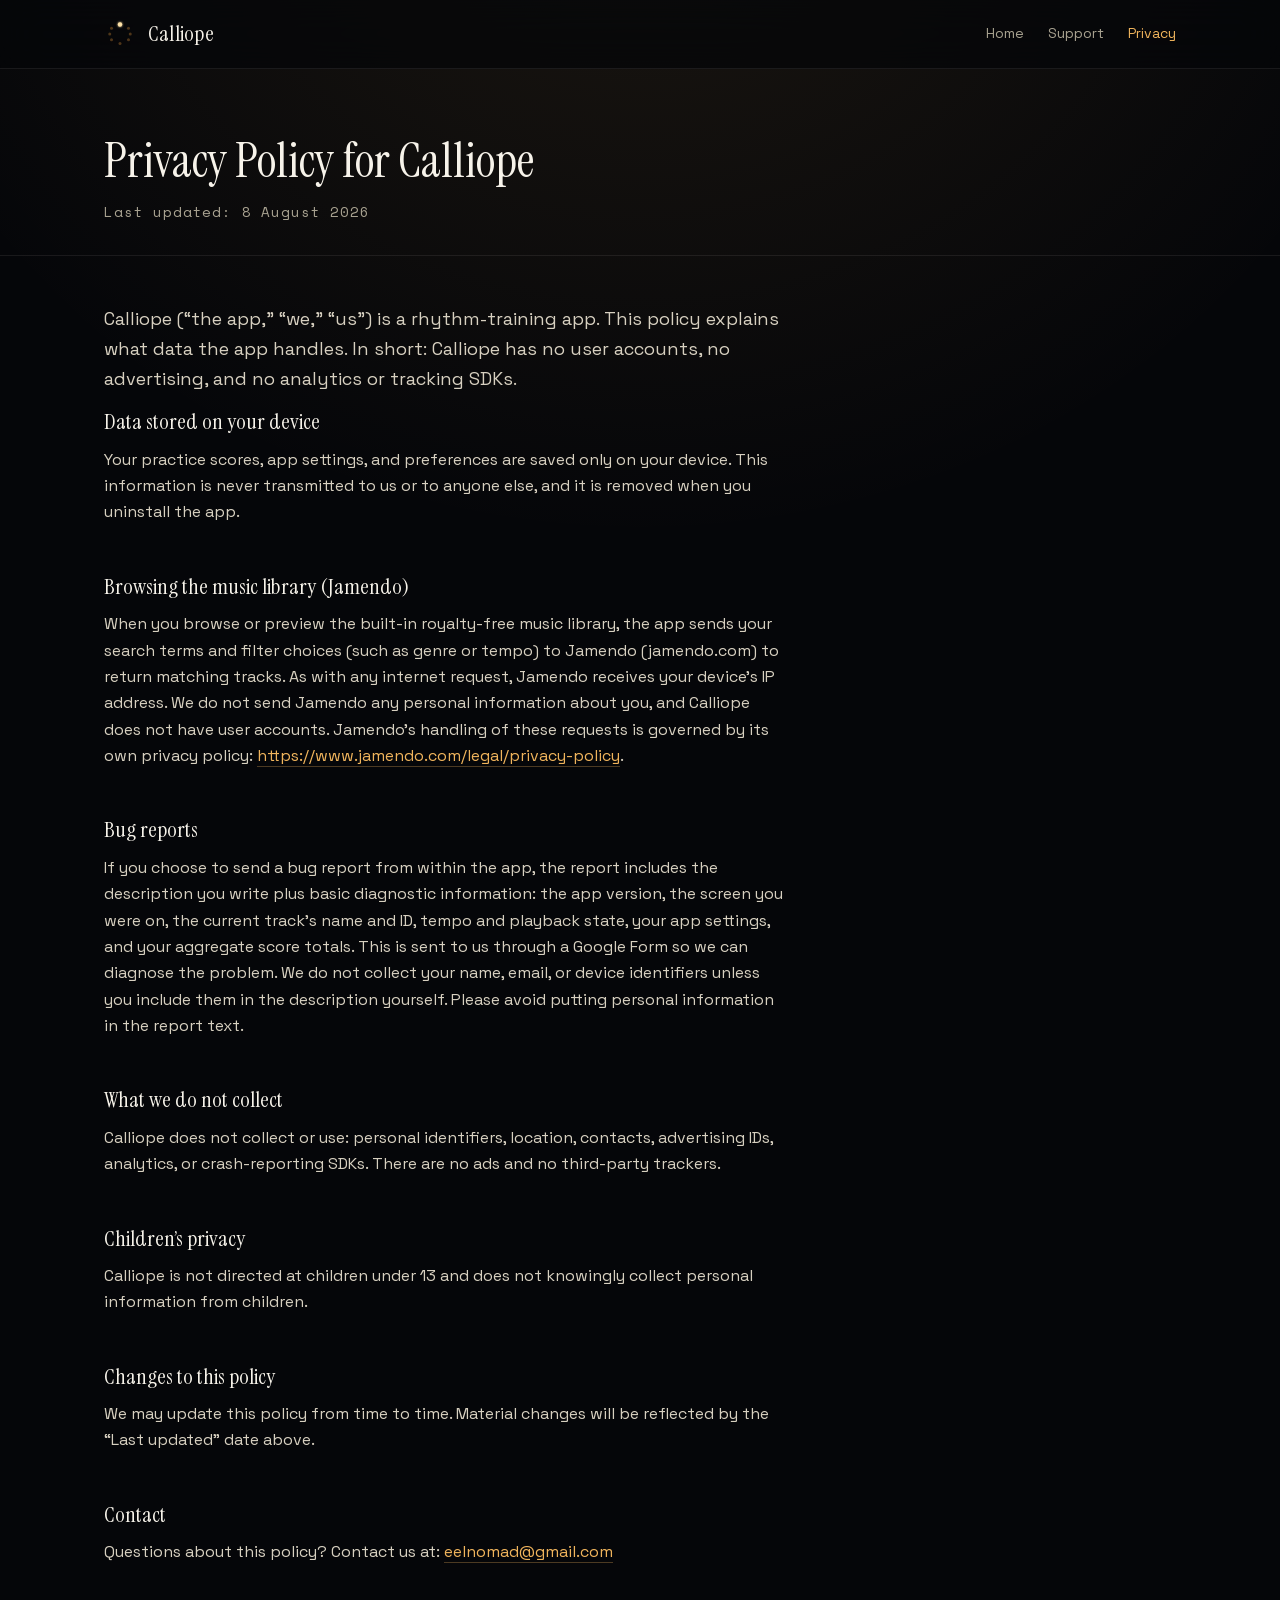
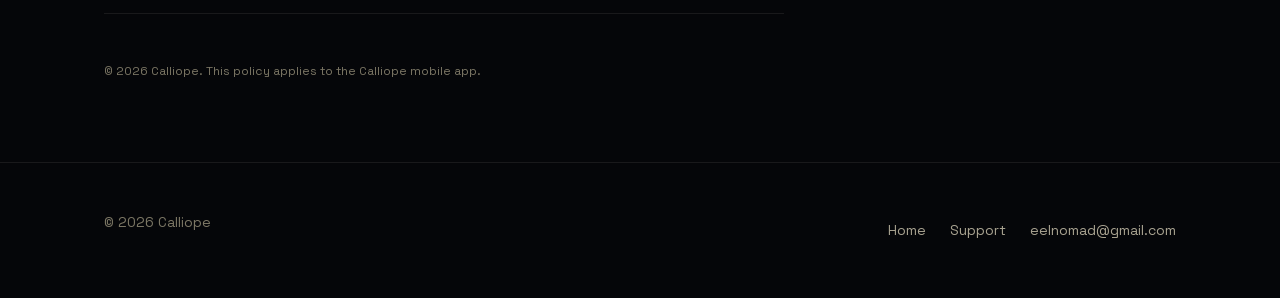
<file: privacy.html>
<!DOCTYPE html>
<html lang="en">
<head>
<meta charset="utf-8">
<meta name="viewport" content="width=device-width, initial-scale=1">
<meta name="robots" content="index, follow">
<title>Privacy Policy — Calliope</title>
<meta name="description" content="Calliope's privacy policy. No accounts, no ads, no analytics or tracking SDKs. Practice scores and settings stay on your device.">
<meta name="theme-color" content="#050609">
<link rel="canonical" href="https://eelnomad.github.io/calliope-site/privacy.html">

<meta property="og:type" content="article">
<meta property="og:site_name" content="Calliope">
<meta property="og:title" content="Privacy Policy — Calliope">
<meta property="og:description" content="No accounts, no ads, no analytics or tracking SDKs. Practice scores and settings stay on your device.">
<meta property="og:image" content="https://eelnomad.github.io/calliope-site/assets/og-image.png">
<meta property="og:url" content="https://eelnomad.github.io/calliope-site/privacy.html">
<meta name="twitter:card" content="summary_large_image">
<meta name="twitter:title" content="Privacy Policy — Calliope">
<meta name="twitter:description" content="No accounts, no ads, no analytics or tracking SDKs. Practice scores and settings stay on your device.">
<meta name="twitter:image" content="https://eelnomad.github.io/calliope-site/assets/og-image.png">

<link rel="icon" href="assets/favicon.png" type="image/png">
<link rel="apple-touch-icon" href="assets/favicon.png">
<link rel="stylesheet" href="assets/css/tokens.css">
<link rel="stylesheet" href="assets/css/fonts.css">
<link rel="stylesheet" href="assets/css/site.css">
</head>
<body>

<a class="skip-link" href="#main">Skip to content</a>

<header class="site-header">
  <div class="wrap">
    <a class="brand" href="index.html">
      <img src="assets/calliope-mark.svg" alt="" width="32" height="32">
      <span class="brand-name">Calliope</span>
    </a>
    <nav class="site-nav" aria-label="Primary">
      <a href="index.html">Home</a>
      <a href="support.html">Support</a>
      <a href="privacy.html" aria-current="page">Privacy</a>
    </nav>
  </div>
</header>

<div class="page-head">
  <div class="wrap">
    <h1>Privacy Policy for Calliope</h1>
    <p class="updated">Last updated: 8 August 2026</p>
  </div>
</div>

<main id="main">
  <div class="wrap">
    <article class="prose">

      <p class="lead">
        Calliope (&ldquo;the app,&rdquo; &ldquo;we,&rdquo; &ldquo;us&rdquo;) is a rhythm-training app.
        This policy explains what data the app handles. In short: Calliope has no user accounts,
        no advertising, and no analytics or tracking SDKs.
      </p>

      <h2>Data stored on your device</h2>
      <p>
        Your practice scores, app settings, and preferences are saved only on your device. This
        information is never transmitted to us or to anyone else, and it is removed when you
        uninstall the app.
      </p>

      <h2>Browsing the music library (Jamendo)</h2>
      <p>
        When you browse or preview the built-in royalty-free music library, the app sends your search
        terms and filter choices (such as genre or tempo) to Jamendo (jamendo.com) to return matching
        tracks. As with any internet request, Jamendo receives your device&rsquo;s IP address. We do not
        send Jamendo any personal information about you, and Calliope does not have user accounts.
        Jamendo&rsquo;s handling of these requests is governed by its own privacy policy:
        <a href="https://www.jamendo.com/legal/privacy-policy">https://www.jamendo.com/legal/privacy-policy</a>.
      </p>

      <h2>Bug reports</h2>
      <p>
        If you choose to send a bug report from within the app, the report includes the description you
        write plus basic diagnostic information: the app version, the screen you were on, the current
        track&rsquo;s name and ID, tempo and playback state, your app settings, and your aggregate score
        totals. This is sent to us through a Google Form so we can diagnose the problem. We do not
        collect your name, email, or device identifiers unless you include them in the description
        yourself. Please avoid putting personal information in the report text.
      </p>

      <h2>What we do not collect</h2>
      <p>
        Calliope does not collect or use: personal identifiers, location, contacts, advertising IDs,
        analytics, or crash-reporting SDKs. There are no ads and no third-party trackers.
      </p>

      <h2>Children&rsquo;s privacy</h2>
      <p>
        Calliope is not directed at children under 13 and does not knowingly collect personal
        information from children.
      </p>

      <h2>Changes to this policy</h2>
      <p>
        We may update this policy from time to time. Material changes will be reflected by the
        &ldquo;Last updated&rdquo; date above.
      </p>

      <h2>Contact</h2>
      <p>
        Questions about this policy? Contact us at:
        <a href="mailto:eelnomad@gmail.com">eelnomad@gmail.com</a>
      </p>

      <hr>
      <p class="fine">
        &copy; 2026 Calliope. This policy applies to the Calliope mobile app.
      </p>

    </article>
  </div>
</main>

<footer class="site-footer">
  <div class="wrap">
    <p>&copy; 2026 Calliope</p>
    <nav class="footer-links" aria-label="Footer">
      <a href="index.html">Home</a>
      <a href="support.html">Support</a>
      <a href="mailto:eelnomad@gmail.com">eelnomad@gmail.com</a>
    </nav>
  </div>
</footer>

</body>
</html>
</file>
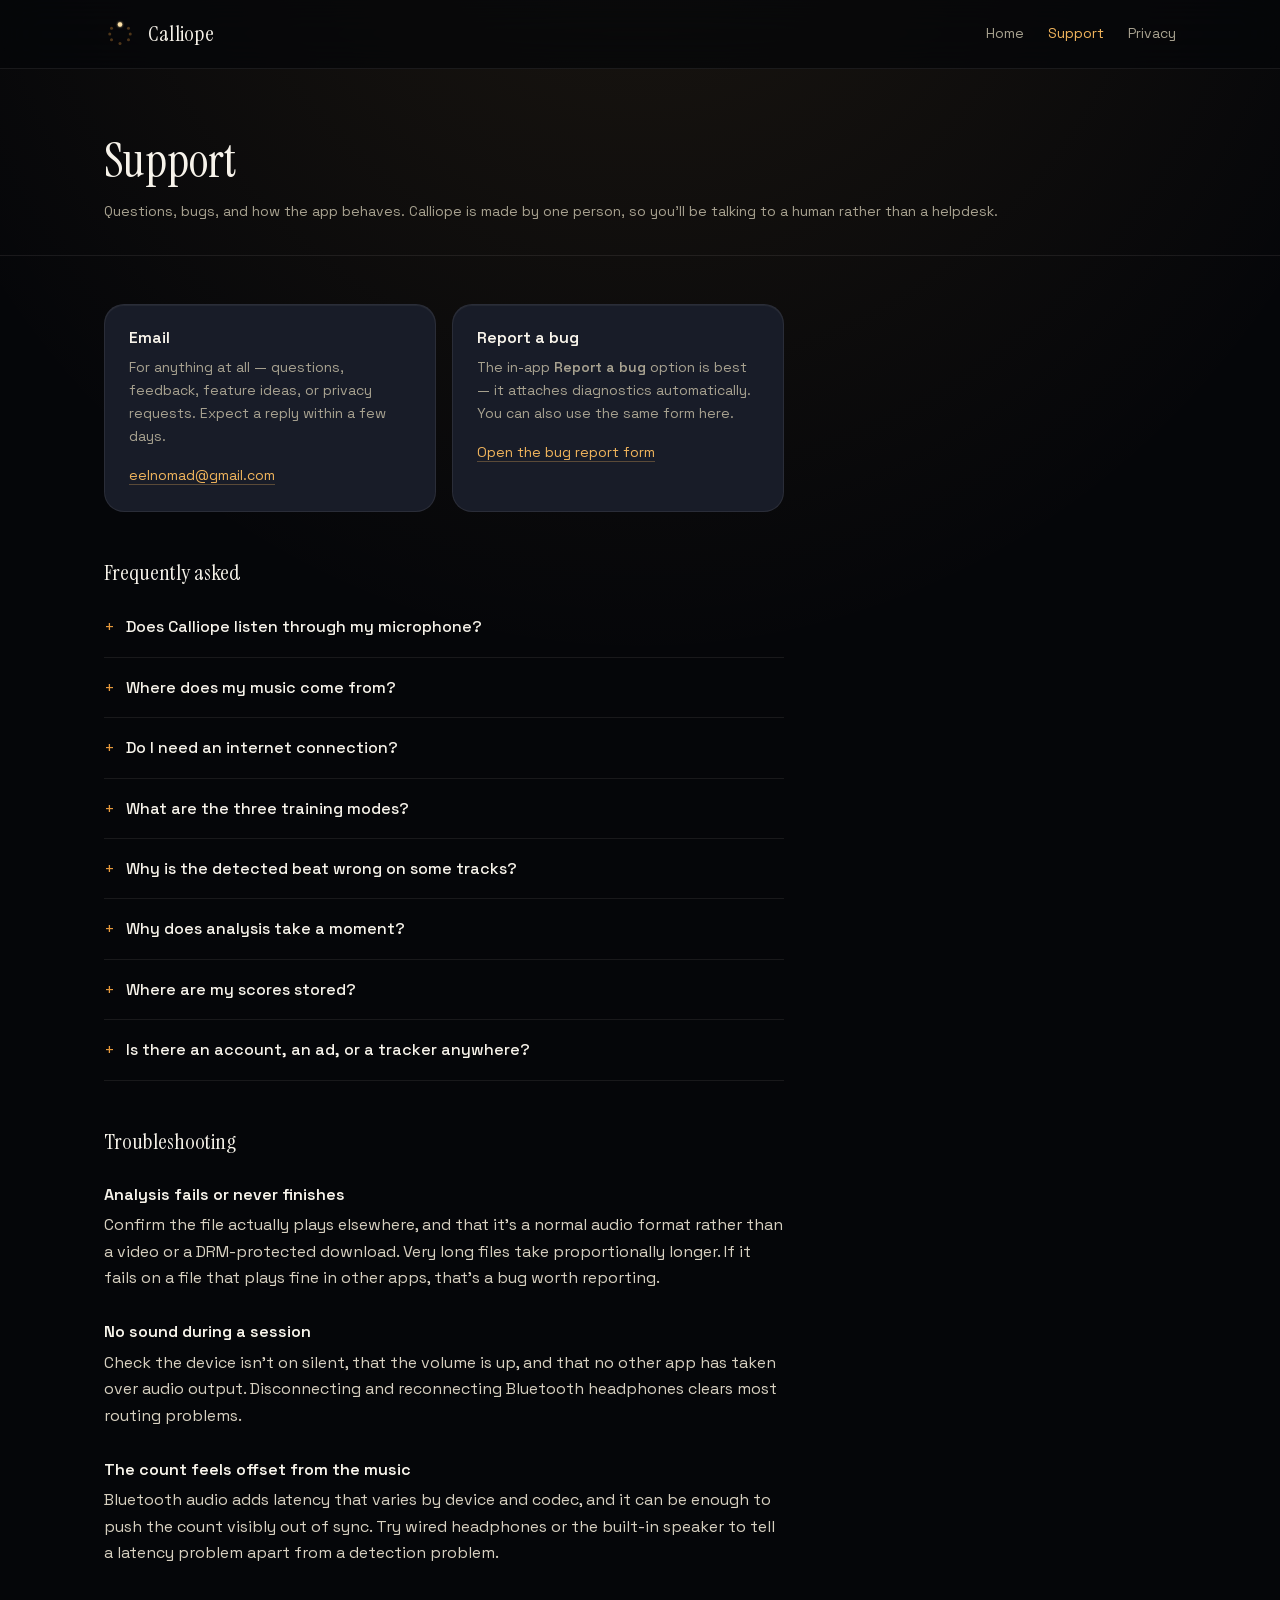
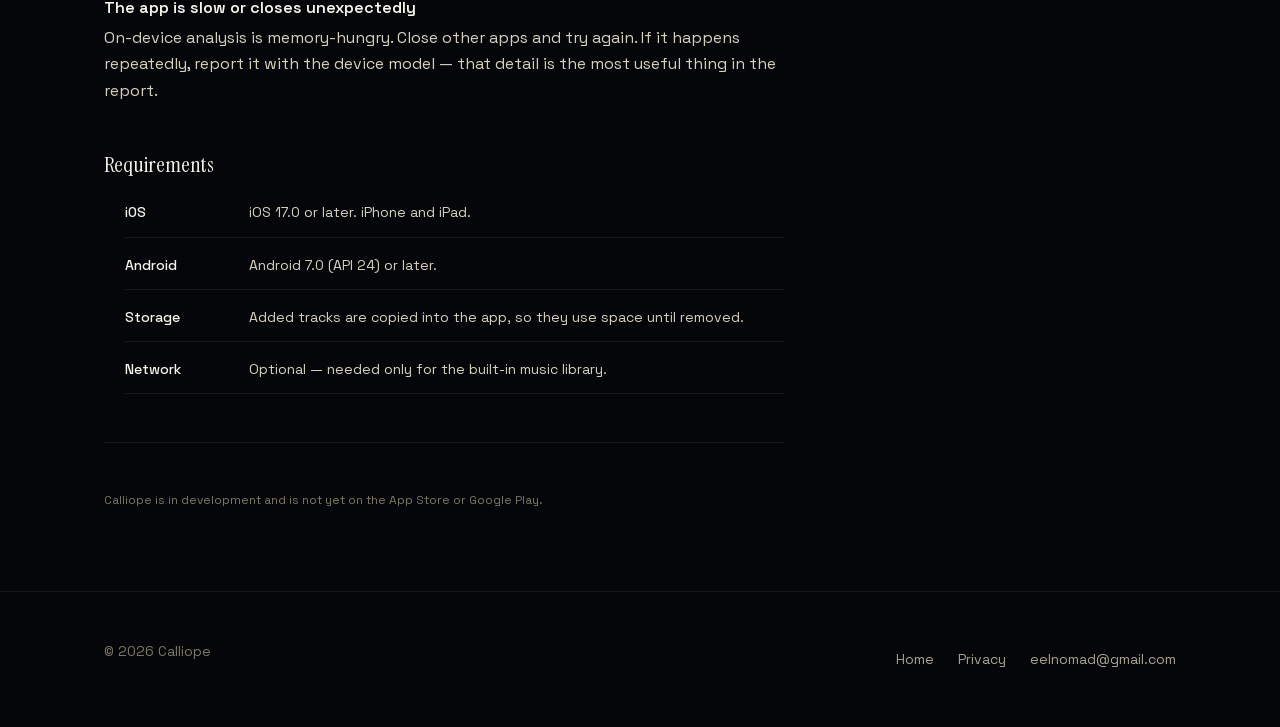
<file: support.html>
<!DOCTYPE html>
<html lang="en">
<head>
<meta charset="utf-8">
<meta name="viewport" content="width=device-width, initial-scale=1">
<meta name="robots" content="index, follow">
<title>Support — Calliope</title>
<meta name="description" content="Help, troubleshooting and contact details for Calliope, the on-device rhythm trainer for dancers. Report a bug or email us directly.">
<meta name="theme-color" content="#050609">
<link rel="canonical" href="https://eelnomad.github.io/calliope-site/support.html">

<meta property="og:type" content="article">
<meta property="og:site_name" content="Calliope">
<meta property="og:title" content="Support — Calliope">
<meta property="og:description" content="Help, troubleshooting and contact details for Calliope, the on-device rhythm trainer for dancers.">
<meta property="og:image" content="https://eelnomad.github.io/calliope-site/assets/og-image.png">
<meta property="og:url" content="https://eelnomad.github.io/calliope-site/support.html">
<meta name="twitter:card" content="summary_large_image">
<meta name="twitter:title" content="Support — Calliope">
<meta name="twitter:description" content="Help, troubleshooting and contact details for Calliope, the on-device rhythm trainer for dancers.">
<meta name="twitter:image" content="https://eelnomad.github.io/calliope-site/assets/og-image.png">

<link rel="icon" href="assets/favicon.png" type="image/png">
<link rel="apple-touch-icon" href="assets/favicon.png">
<link rel="stylesheet" href="assets/css/tokens.css">
<link rel="stylesheet" href="assets/css/fonts.css">
<link rel="stylesheet" href="assets/css/site.css">
</head>
<body>

<a class="skip-link" href="#main">Skip to content</a>

<header class="site-header">
  <div class="wrap">
    <a class="brand" href="index.html">
      <img src="assets/calliope-mark.svg" alt="" width="32" height="32">
      <span class="brand-name">Calliope</span>
    </a>
    <nav class="site-nav" aria-label="Primary">
      <a href="index.html">Home</a>
      <a href="support.html" aria-current="page">Support</a>
      <a href="privacy.html">Privacy</a>
    </nav>
  </div>
</header>

<div class="page-head">
  <div class="wrap">
    <h1>Support</h1>
    <p class="sub">Questions, bugs, and how the app behaves. Calliope is made by one person, so
      you'll be talking to a human rather than a helpdesk.</p>
  </div>
</div>

<main id="main">
  <div class="wrap">
    <article class="prose">

      <div class="contact-methods">
        <section class="contact-method">
          <h2>Email</h2>
          <p>
            For anything at all — questions, feedback, feature ideas, or privacy requests.
            Expect a reply within a few days.
          </p>
          <p><a href="mailto:eelnomad@gmail.com?subject=Calliope%20support">eelnomad@gmail.com</a></p>
        </section>

        <section class="contact-method">
          <h2>Report a bug</h2>
          <p>
            The in-app <b>Report a bug</b> option is best — it attaches diagnostics automatically.
            You can also use the same form here.
          </p>
          <p>
            <a href="https://docs.google.com/forms/d/e/1FAIpQLSfz2tw3pTjhSlSCIlRuPJY_2tVXc_lfW6S9yQ45s0Wkl6figQ/viewform">
              Open the bug report form
            </a>
          </p>
        </section>
      </div>

      <h2>Frequently asked</h2>

      <div class="faq">

        <details>
          <summary>Does Calliope listen through my microphone?</summary>
          <p>
            No. Calliope never requests or uses microphone access — the app is built with
            recording explicitly disabled. It analyzes an audio file you have chosen, not sound
            in the room.
          </p>
        </details>

        <details>
          <summary>Where does my music come from?</summary>
          <p>
            Two places, and they behave identically once added. You can add audio files from your
            phone or from Drive with the <b>+</b> button, or search the built-in library of freely
            licensed music. Added tracks are copied into the app's own storage so they keep
            working offline and after a restart.
          </p>
        </details>

        <details>
          <summary>Do I need an internet connection?</summary>
          <p>
            Not for the part that matters. Beat detection runs entirely on your device, so
            analysis and training work offline. You only need a connection to browse and pull in
            tracks from the built-in free music library.
          </p>
        </details>

        <details>
          <summary>What are the three training modes?</summary>
          <ul>
            <li><b>Count</b> — follow the count as it runs, and keep your place in the phrase.</li>
            <li><b>Distance</b> — Calliope names a number of beats; you tap the instant you are
              exactly that far from the next <b>1</b>.</li>
            <li><b>Locate</b> — no announced target. You are dropped into the track and tap when
              you believe the next phrase <b>1</b> lands.</li>
          </ul>
          <p>
            Each can be run as a fixed ten-round session or endlessly. Missing an instant is not
            fatal — the track keeps playing and the target comes back around on the next phrase,
            at a small points cost.
          </p>
        </details>

        <details>
          <summary>Why is the detected beat wrong on some tracks?</summary>
          <p>
            Beat detection is automatic and, on most steady music, accurate. It struggles with
            material that has no stable pulse — rubato, heavy syncopation, ambient or free-tempo
            passages, and very quiet or heavily distorted recordings. If a track is consistently
            mapped wrong, send it to us through the bug report form and say which one it was.
          </p>
        </details>

        <details>
          <summary>Why does analysis take a moment?</summary>
          <p>
            A neural beat tracker is running on your phone's own processor over the whole track.
            It runs in the background and the result is cached, so each track is only mapped once
            — after the first pass it opens instantly. Older devices take longer than new ones.
          </p>
        </details>

        <details>
          <summary>Where are my scores stored?</summary>
          <p>
            On your device, and only there. There is no account and nothing is synced. Uninstalling
            the app removes your scores, settings and added tracks. See the
            <a href="privacy.html">privacy policy</a> for the full picture.
          </p>
        </details>

        <details>
          <summary>Is there an account, an ad, or a tracker anywhere?</summary>
          <p>
            No to all three. Calliope has no user accounts, no advertising, and no analytics or
            crash-reporting SDKs.
          </p>
        </details>

      </div>

      <h2>Troubleshooting</h2>

      <h3>Analysis fails or never finishes</h3>
      <p>
        Confirm the file actually plays elsewhere, and that it's a normal audio format rather than
        a video or a DRM-protected download. Very long files take proportionally longer. If it
        fails on a file that plays fine in other apps, that's a bug worth reporting.
      </p>

      <h3>No sound during a session</h3>
      <p>
        Check the device isn't on silent, that the volume is up, and that no other app has taken
        over audio output. Disconnecting and reconnecting Bluetooth headphones clears most routing
        problems.
      </p>

      <h3>The count feels offset from the music</h3>
      <p>
        Bluetooth audio adds latency that varies by device and codec, and it can be enough to push
        the count visibly out of sync. Try wired headphones or the built-in speaker to tell a
        latency problem apart from a detection problem.
      </p>

      <h3>The app is slow or closes unexpectedly</h3>
      <p>
        On-device analysis is memory-hungry. Close other apps and try again. If it happens
        repeatedly, report it with the device model — that detail is the most useful thing in the
        report.
      </p>

      <h2>Requirements</h2>
      <ul class="spec-list">
        <li><b>iOS</b> <span>iOS 17.0 or later. iPhone and iPad.</span></li>
        <li><b>Android</b> <span>Android 7.0 (API 24) or later.</span></li>
        <li><b>Storage</b> <span>Added tracks are copied into the app, so they use space until removed.</span></li>
        <li><b>Network</b> <span>Optional — needed only for the built-in music library.</span></li>
      </ul>

      <hr>
      <p class="fine">
        Calliope is in development and is not yet on the App Store or Google Play.
      </p>

    </article>
  </div>
</main>

<footer class="site-footer">
  <div class="wrap">
    <p>&copy; 2026 Calliope</p>
    <nav class="footer-links" aria-label="Footer">
      <a href="index.html">Home</a>
      <a href="privacy.html">Privacy</a>
      <a href="mailto:eelnomad@gmail.com">eelnomad@gmail.com</a>
    </nav>
  </div>
</footer>

</body>
</html>
</file>
<file: assets/css/tokens.css>
/* ============================================================
   Calliope — design tokens
   Ported from the app's design system:
     ~/Projects/calliope/src/design-system/tokens/*.css
     ~/Projects/calliope/src/design-system/theme.ts
   Dark-first, and dark-only: the app runs userInterfaceStyle "dark",
   so the site does not define a light palette. The signature is GLOW —
   light emerging from the dark — not drop shadows.
   Reference the semantic aliases below, not the raw scales.
   ============================================================ */

:root {
  /* ---- Ink: the dark canvas ---- */
  --ink-1000: #050609;
  --ink-900:  #090B11;
  --ink-850:  #0D0F17;
  --ink-800:  #11141E;
  --ink-700:  #181C28;
  --ink-600:  #222736;
  --ink-500:  #2E3445;
  --ink-400:  #3C4356;

  /* ---- Paper: warm whites (text on dark) ---- */
  --paper-50:  #F7F3EA;
  --paper-100: #EDE7DA;
  --paper-200: #D7D0C0;
  --paper-300: #A8A290;
  --paper-400: #7C7765;
  --paper-500: #565241;

  /* ---- Amber: counts, structure, brand ---- */
  --amber-200: #FFE3A8;
  --amber-300: #F7C977;
  --amber-400: #F0B45C;
  --amber-500: #E89A3C;
  --amber-600: #CE7E26;
  --amber-700: #A4611A;
  --amber-900: #3A2710;

  /* ---- Signal: the live "listening" teal ---- */
  --signal-200: #B8F2E6;
  --signal-300: #7FE3CF;
  --signal-400: #45D2B6;
  --signal-500: #21B89B;
  --signal-600: #149079;
  --signal-900: #0A2C28;

  /* ---- Semantic surfaces ---- */
  --surface-rest:       #050609;
  --surface-app:        #090B11;
  --surface-inset:      #0D0F17;
  --surface-raised:     #11141E;
  --surface-card:       #181C28;
  --surface-card-hover: #222736;

  /* ---- Semantic text ---- */
  --text-strong:   #F7F3EA;
  --text-body:     #D7D0C0;
  --text-muted:    #A8A290;
  --text-faint:    #7C7765;
  --text-on-amber: #1A1206;

  /* ---- Borders ---- */
  --border-subtle:  rgba(247, 243, 234, 0.08);
  --border-default: rgba(247, 243, 234, 0.14);
  --border-strong:  rgba(247, 243, 234, 0.24);

  /* ---- Brand ---- */
  --brand:       #E89A3C;
  --brand-hover: #F0B45C;
  --brand-press: #CE7E26;
  --beat-one:    #FFE3A8;
  --beat-rest:   #E89A3C;
  --listening:   #45D2B6;

  /* ---- Elevation (reads on near-black; deep + soft) ---- */
  --shadow-sm: 0 1px 2px rgba(0, 0, 0, 0.5);
  --shadow-md: 0 6px 20px rgba(0, 0, 0, 0.45);
  --shadow-lg: 0 18px 48px rgba(0, 0, 0, 0.55);
  --edge-top:  inset 0 1px 0 rgba(247, 243, 234, 0.05);

  /* ---- Glow: the brand signature ---- */
  --glow-amber-sm:  0 0 12px rgba(240, 180, 92, 0.35);
  --glow-amber-md:  0 0 28px rgba(240, 180, 92, 0.45), 0 0 6px rgba(255, 227, 168, 0.4);
  --glow-amber-lg:  0 0 64px rgba(240, 180, 92, 0.5), 0 0 18px rgba(255, 227, 168, 0.55);
  --glow-one:       0 0 80px rgba(255, 227, 168, 0.65), 0 0 24px rgba(255, 227, 168, 0.8);
  --glow-signal-sm: 0 0 12px rgba(69, 210, 182, 0.35);
  --glow-signal-md: 0 0 30px rgba(69, 210, 182, 0.45), 0 0 8px rgba(127, 227, 207, 0.4);

  /* ---- Radial blooms (place behind a count or ring) ---- */
  --bloom-amber:  radial-gradient(closest-side, rgba(240, 180, 92, 0.28), rgba(240, 180, 92, 0) 72%);
  --bloom-one:    radial-gradient(closest-side, rgba(255, 227, 168, 0.40), rgba(255, 227, 168, 0) 70%);
  --bloom-signal: radial-gradient(closest-side, rgba(69, 210, 182, 0.26), rgba(69, 210, 182, 0) 72%);
  --vignette:     radial-gradient(120% 100% at 50% 38%, rgba(0, 0, 0, 0) 40%, rgba(0, 0, 0, 0.55) 100%);

  /* ---- Type families (see fonts.css for the @font-face rules) ---- */
  --font-serif: "Instrument Serif", Georgia, "Times New Roman", serif;
  --font-sans:  "Space Grotesk", -apple-system, BlinkMacSystemFont, "Segoe UI", Roboto, Helvetica, Arial, sans-serif;
  --font-mono:  "Space Mono", ui-monospace, SFMono-Regular, Menlo, Consolas, monospace;

  /* ---- Type scale ---- */
  --type-xs:   0.75rem;   /* 12 */
  --type-sm:   0.875rem;  /* 14 */
  --type-base: 1rem;      /* 16 */
  --type-lg:   1.125rem;  /* 18 */
  --type-xl:   1.375rem;  /* 22 */
  --type-2xl:  1.75rem;   /* 28 */
  --type-3xl:  2.25rem;   /* 36 */
  --type-display: 3rem;   /* 48 */

  /* ---- Spacing: 8px rhythm ---- */
  --s1: 4px;   --s2: 8px;   --s3: 12px;  --s4: 16px;
  --s5: 24px;  --s6: 32px;  --s7: 40px;  --s8: 48px;
  --s9: 64px;  --s10: 80px; --s12: 96px; --s16: 128px;

  /* ---- Radius ---- */
  --radius-sm: 8px;
  --radius-md: 12px;
  --radius-lg: 20px;
  --radius-xl: 28px;
  --radius-pill: 999px;

  /* ---- Motion: everything breathes, nothing bounces ---- */
  --ease-out:    cubic-bezier(0.22, 1, 0.36, 1);
  --ease-in-out: cubic-bezier(0.65, 0, 0.35, 1);
  --dur-fast:  160ms;
  --dur-base:  260ms;
  --dur-slow:  480ms;
  --dur-bloom: 1400ms;

  /* ---- Layout ---- */
  --measure: 68ch;      /* prose column */
  --page-max: 1120px;   /* widest content rail */
}
</file>
<file: assets/css/fonts.css>
/* ============================================================
   Calliope — the same three families the app bundles.
   Instrument Serif = display / wordmark
   Space Grotesk    = UI text
   Space Mono       = technical readouts (BPM, counts, phrase)
   Files copied verbatim from ~/Projects/calliope/assets/fonts/.
   ============================================================ */

@font-face {
  font-family: "Instrument Serif";
  src: url("../fonts/InstrumentSerif-Regular.ttf") format("truetype");
  font-weight: 400;
  font-style: normal;
  font-display: swap;
}

@font-face {
  font-family: "Instrument Serif";
  src: url("../fonts/InstrumentSerif-Italic.ttf") format("truetype");
  font-weight: 400;
  font-style: italic;
  font-display: swap;
}

@font-face {
  font-family: "Space Grotesk";
  src: url("../fonts/SpaceGrotesk-Regular.ttf") format("truetype");
  font-weight: 400;
  font-style: normal;
  font-display: swap;
}

@font-face {
  font-family: "Space Grotesk";
  src: url("../fonts/SpaceGrotesk-Medium.ttf") format("truetype");
  font-weight: 500;
  font-style: normal;
  font-display: swap;
}

@font-face {
  font-family: "Space Grotesk";
  src: url("../fonts/SpaceGrotesk-SemiBold.ttf") format("truetype");
  font-weight: 600;
  font-style: normal;
  font-display: swap;
}

@font-face {
  font-family: "Space Mono";
  src: url("../fonts/SpaceMono-Regular.ttf") format("truetype");
  font-weight: 400;
  font-style: normal;
  font-display: swap;
}

@font-face {
  font-family: "Space Mono";
  src: url("../fonts/SpaceMono-Bold.ttf") format("truetype");
  font-weight: 700;
  font-style: normal;
  font-display: swap;
}
</file>
<file: assets/css/site.css>
/* ============================================================
   Calliope — site layout and components.
   Dark-only, matching the app. Load after tokens.css + fonts.css.
   ============================================================ */

/* ---------- reset ---------- */

*,
*::before,
*::after { box-sizing: border-box; }

html {
  -webkit-text-size-adjust: 100%;
  scroll-behavior: smooth;
}

@media (prefers-reduced-motion: reduce) {
  html { scroll-behavior: auto; }
  *, *::before, *::after {
    animation-duration: 0.01ms !important;
    animation-iteration-count: 1 !important;
    transition-duration: 0.01ms !important;
  }
}

body {
  margin: 0;
  background: var(--surface-rest);
  color: var(--text-body);
  font-family: var(--font-sans);
  font-size: var(--type-base);
  line-height: 1.65;
  overflow-x: hidden;
  /* A slow amber bloom at the top, fading into the near-black canvas. */
  background-image:
    radial-gradient(90% 55% at 50% -10%, rgba(240, 180, 92, 0.10), rgba(240, 180, 92, 0) 70%);
  background-repeat: no-repeat;
}

img, svg { max-width: 100%; }
img { height: auto; display: block; }

h1, h2, h3, h4 {
  color: var(--text-strong);
  line-height: 1.15;
  margin: 0;
  font-weight: 400;
}

p { margin: 0 0 var(--s4); }
p:last-child { margin-bottom: 0; }

a {
  color: var(--brand-hover);
  text-decoration: none;
  border-bottom: 1px solid rgba(240, 180, 92, 0.3);
  transition: color var(--dur-fast) var(--ease-out),
              border-color var(--dur-fast) var(--ease-out);
}
a:hover { color: var(--beat-one); border-bottom-color: rgba(255, 227, 168, 0.7); }

:focus-visible {
  outline: 2px solid var(--listening);
  outline-offset: 3px;
  border-radius: var(--radius-sm);
}

/* ---------- shared layout ---------- */

.wrap {
  width: 100%;
  max-width: var(--page-max);
  margin: 0 auto;
  padding-inline: var(--s5);
}

.skip-link {
  position: absolute;
  left: -9999px;
  top: 0;
  z-index: 100;
  padding: var(--s3) var(--s4);
  background: var(--surface-card);
  color: var(--text-strong);
  border: 1px solid var(--border-default);
  border-radius: var(--radius-sm);
}
.skip-link:focus { left: var(--s4); top: var(--s4); }

.section { padding-block: var(--s10); }
.section--tight { padding-block: var(--s8); }

.section-label {
  font-family: var(--font-mono);
  font-size: var(--type-xs);
  letter-spacing: 0.18em;
  text-transform: uppercase;
  color: var(--amber-500);
  margin: 0 0 var(--s3);
}

.section-title {
  font-family: var(--font-serif);
  font-size: clamp(1.75rem, 4vw, var(--type-3xl));
  margin: 0 0 var(--s3);
}

.section-intro {
  color: var(--text-muted);
  max-width: 56ch;
  margin: 0 0 var(--s8);
}

/* ---------- header ---------- */

.site-header {
  position: sticky;
  top: 0;
  z-index: 50;
  background: rgba(5, 6, 9, 0.72);
  backdrop-filter: blur(18px);
  -webkit-backdrop-filter: blur(18px);
  border-bottom: 1px solid var(--border-subtle);
}

.site-header .wrap {
  display: flex;
  align-items: center;
  justify-content: space-between;
  gap: var(--s5);
  min-height: 68px;
}

.brand {
  display: inline-flex;
  align-items: center;
  gap: var(--s3);
  border-bottom: 0;
  color: var(--text-strong);
}
.brand:hover { color: var(--text-strong); }
.brand img { width: 32px; height: 32px; }

.brand-name {
  font-family: var(--font-serif);
  font-size: var(--type-xl);
  letter-spacing: 0.01em;
  line-height: 1;
}

.site-nav {
  display: flex;
  align-items: center;
  gap: var(--s5);
}

.site-nav a {
  color: var(--text-muted);
  font-size: var(--type-sm);
  border-bottom: 0;
  white-space: nowrap;
}
.site-nav a:hover { color: var(--text-strong); }
.site-nav a[aria-current="page"] { color: var(--amber-400); }

/* ---------- hero ---------- */

.hero {
  position: relative;
  padding-block: clamp(var(--s9), 12vw, var(--s16)) var(--s10);
  text-align: center;
  overflow: hidden;
}

.hero-inner {
  position: relative;
  z-index: 1;
  max-width: 720px;
  margin: 0 auto;
}

.hero h1 {
  font-family: var(--font-serif);
  font-size: clamp(2.75rem, 9vw, 4.5rem);
  letter-spacing: 0.01em;
  margin: 0 0 var(--s3);
}

.hero-tagline {
  font-family: var(--font-serif);
  font-style: italic;
  font-size: clamp(1.25rem, 3.5vw, 1.75rem);
  color: var(--beat-one);
  text-shadow: 0 0 34px rgba(255, 227, 168, 0.35);
  margin: 0 0 var(--s5);
}

.hero-lede {
  font-size: var(--type-lg);
  color: var(--text-muted);
  max-width: 56ch;
  margin: 0 auto var(--s8);
}

/* The 8-beat ring behind the hero — the app's signature shape, decorative only. */
.hero-ring {
  position: absolute;
  inset: 0;
  display: grid;
  place-items: center;
  pointer-events: none;
}
.hero-ring svg {
  width: min(880px, 145vw);
  height: auto;
  overflow: visible;
}
.hero-ring .ring-beat { fill: var(--amber-500); opacity: 0.13; }
.hero-ring .ring-one {
  fill: var(--beat-one);
  animation: pulse-one 2.4s var(--ease-in-out) infinite;
}

@keyframes pulse-one {
  0%, 100% { opacity: 0.72; }
  12%      { opacity: 1; }
  55%      { opacity: 0.62; }
}

/* ---------- call to action ---------- */

.cta {
  display: flex;
  flex-direction: column;
  align-items: center;
  gap: var(--s4);
}

.cta-status {
  display: inline-flex;
  align-items: center;
  gap: var(--s2);
  padding: var(--s2) var(--s4);
  border: 1px solid rgba(69, 210, 182, 0.35);
  border-radius: var(--radius-pill);
  background: rgba(10, 44, 40, 0.5);
  color: var(--signal-300);
  font-family: var(--font-mono);
  font-size: var(--type-xs);
  letter-spacing: 0.12em;
  text-transform: uppercase;
}

.cta-status::before {
  content: "";
  width: 7px;
  height: 7px;
  border-radius: 50%;
  background: var(--listening);
  box-shadow: var(--glow-signal-sm);
  animation: breathe 2.4s var(--ease-in-out) infinite;
}

@keyframes breathe {
  0%, 100% { opacity: 0.4; }
  50%      { opacity: 1; }
}

.store-badges {
  display: flex;
  flex-wrap: wrap;
  justify-content: center;
  gap: var(--s3);
}

/* Not yet on the stores — these are deliberately inert, and look it. */
.store-badge {
  display: inline-flex;
  align-items: center;
  gap: var(--s3);
  padding: var(--s3) var(--s5);
  min-height: 56px;
  border: 1px solid var(--border-subtle);
  border-radius: var(--radius-md);
  background: var(--surface-raised);
  color: var(--text-faint);
  cursor: default;
  user-select: none;
}
.store-badge svg {
  width: 22px;
  height: 22px;
  flex: none;
  fill: none;
  stroke: currentColor;
  stroke-width: 1.75;
  stroke-linecap: round;
  stroke-linejoin: round;
}
.store-badge-text { display: flex; flex-direction: column; line-height: 1.2; text-align: left; }
.store-badge-text small { font-size: 0.6875rem; letter-spacing: 0.06em; text-transform: uppercase; }
.store-badge-text strong { font-size: var(--type-base); font-weight: 500; color: var(--text-muted); }

.btn {
  display: inline-flex;
  align-items: center;
  justify-content: center;
  gap: var(--s2);
  min-height: 48px;
  padding: var(--s3) var(--s6);
  border-radius: var(--radius-pill);
  border: 0;
  font-family: var(--font-sans);
  font-weight: 600;
  font-size: var(--type-base);
  background: var(--brand);
  color: var(--text-on-amber);
  box-shadow: var(--glow-amber-sm);
  transition: background var(--dur-fast) var(--ease-out),
              box-shadow var(--dur-base) var(--ease-out),
              transform var(--dur-fast) var(--ease-out);
}
.btn:hover {
  background: var(--brand-hover);
  color: var(--text-on-amber);
  box-shadow: var(--glow-amber-md);
  transform: translateY(-1px);
}
.btn:active { background: var(--brand-press); transform: translateY(0); }

.btn--ghost {
  background: transparent;
  color: var(--text-body);
  border: 1px solid var(--border-default);
  box-shadow: none;
}
.btn--ghost:hover {
  background: var(--surface-card);
  color: var(--text-strong);
  box-shadow: none;
}

.cta-note {
  font-size: var(--type-sm);
  color: var(--text-faint);
  margin: 0;
}

/* ---------- steps ---------- */

.steps {
  display: grid;
  grid-template-columns: repeat(auto-fit, minmax(240px, 1fr));
  gap: var(--s5);
  list-style: none;
  margin: 0;
  padding: 0;
  counter-reset: step;
}

.step {
  position: relative;
  padding: var(--s6) var(--s5) var(--s5);
  background: var(--surface-card);
  border: 1px solid var(--border-subtle);
  border-radius: var(--radius-lg);
  box-shadow: var(--edge-top);
}

.step::before {
  counter-increment: step;
  content: counter(step);
  position: absolute;
  top: calc(var(--s5) * -1);
  left: var(--s5);
  width: 48px;
  height: 48px;
  display: grid;
  place-items: center;
  border-radius: 50%;
  background: var(--surface-inset);
  border: 1px solid rgba(240, 180, 92, 0.4);
  color: var(--beat-one);
  font-family: var(--font-mono);
  font-size: var(--type-lg);
  box-shadow: var(--glow-amber-sm);
}

.step h3 {
  font-size: var(--type-lg);
  margin: var(--s4) 0 var(--s2);
}

.step p {
  color: var(--text-muted);
  font-size: var(--type-sm);
  margin: 0;
}

/* ---------- feature cards ---------- */

.cards {
  display: grid;
  grid-template-columns: repeat(auto-fit, minmax(280px, 1fr));
  gap: var(--s4);
}

.card {
  padding: var(--s5);
  background: var(--surface-card);
  border: 1px solid var(--border-subtle);
  border-radius: var(--radius-lg);
  box-shadow: var(--edge-top);
  transition: border-color var(--dur-base) var(--ease-out),
              background var(--dur-base) var(--ease-out);
}
.card:hover {
  border-color: var(--border-default);
  background: var(--surface-card-hover);
}

.card h3 {
  font-size: var(--type-lg);
  margin: 0 0 var(--s2);
}

.card p {
  color: var(--text-muted);
  font-size: var(--type-sm);
  margin: 0;
}

.card-kicker {
  display: block;
  font-family: var(--font-mono);
  font-size: var(--type-xs);
  letter-spacing: 0.14em;
  text-transform: uppercase;
  color: var(--amber-500);
  margin-bottom: var(--s3);
}

/* ---------- screenshots ---------- */

.shots {
  display: flex;
  gap: var(--s5);
  overflow-x: auto;
  scroll-snap-type: x mandatory;
  padding: var(--s2) var(--s5) var(--s6);
  margin-inline: calc(var(--s5) * -1);
  -webkit-overflow-scrolling: touch;
}

.shot {
  flex: none;
  scroll-snap-align: center;
  width: 260px;
}

.phone {
  position: relative;
  aspect-ratio: 9 / 19.5;
  border-radius: 34px;
  padding: 8px;
  background: linear-gradient(160deg, var(--ink-500), var(--ink-800));
  box-shadow: var(--shadow-lg), var(--edge-top);
}

.phone-screen {
  position: relative;
  height: 100%;
  border-radius: 27px;
  overflow: hidden;
  background: var(--surface-app);
  background-image: var(--bloom-amber);
  background-size: 150% 60%;
  background-position: 50% -10%;
  background-repeat: no-repeat;
  display: grid;
  place-items: center;
}

.phone-screen img {
  position: absolute;
  inset: 0;
  width: 100%;
  height: 100%;
  object-fit: cover;
}

/* Shown only while the screenshot file is missing; the <img> covers it once present. */
.phone-placeholder {
  font-family: var(--font-mono);
  font-size: var(--type-xs);
  letter-spacing: 0.14em;
  text-transform: uppercase;
  color: var(--text-faint);
  text-align: center;
  padding: var(--s4);
}

.shot-caption {
  margin: var(--s4) 0 0;
  font-size: var(--type-sm);
  color: var(--text-muted);
  text-align: center;
}

/* ---------- privacy pitch ---------- */

.pitch {
  padding: var(--s8) var(--s6);
  background: var(--surface-inset);
  border: 1px solid var(--border-subtle);
  border-radius: var(--radius-xl);
  text-align: center;
}

.pitch h2 {
  font-family: var(--font-serif);
  font-size: clamp(1.5rem, 3.5vw, var(--type-2xl));
  margin: 0 0 var(--s4);
}

.pitch p {
  color: var(--text-muted);
  max-width: 60ch;
  margin: 0 auto var(--s5);
}

.pitch-list {
  display: flex;
  flex-wrap: wrap;
  justify-content: center;
  gap: var(--s2) var(--s3);
  list-style: none;
  margin: 0 0 var(--s6);
  padding: 0;
}

.pitch-list li {
  padding: var(--s1) var(--s4);
  border: 1px solid rgba(69, 210, 182, 0.28);
  border-radius: var(--radius-pill);
  background: rgba(10, 44, 40, 0.35);
  color: var(--signal-300);
  font-family: var(--font-mono);
  font-size: var(--type-xs);
  letter-spacing: 0.08em;
}

/* ---------- prose pages (privacy, support, 404) ---------- */

.page-head {
  padding-block: var(--s9) var(--s6);
  border-bottom: 1px solid var(--border-subtle);
}

.page-head h1 {
  font-family: var(--font-serif);
  font-size: clamp(2rem, 6vw, var(--type-display));
  margin: 0 0 var(--s3);
}

.page-head .updated,
.page-head .sub {
  color: var(--text-muted);
  font-size: var(--type-sm);
  margin: 0;
}

.page-head .updated {
  font-family: var(--font-mono);
  letter-spacing: 0.06em;
}

.prose {
  max-width: var(--measure);
  padding-block: var(--s8) var(--s10);
}

.prose h2 {
  font-family: var(--font-serif);
  font-size: var(--type-xl);
  margin: var(--s8) 0 var(--s3);
}
.prose h2:first-of-type { margin-top: 0; }

.prose h3 {
  font-size: var(--type-base);
  font-weight: 600;
  color: var(--text-strong);
  margin: var(--s6) 0 var(--s2);
}

.prose ul { padding-left: 1.3rem; margin: 0 0 var(--s4); }
.prose li { margin: var(--s1) 0; }

/* The policy quotes a full URL as its own link text; without this it sets a min-content
   width wider than a 320px viewport and pushes the whole page sideways. */
.prose a { overflow-wrap: anywhere; }

.prose .lead {
  font-size: var(--type-lg);
  color: var(--text-body);
}

.prose hr {
  border: 0;
  border-top: 1px solid var(--border-subtle);
  margin: var(--s8) 0;
}

.prose .fine {
  color: var(--text-faint);
  font-size: var(--type-xs);
}

.callout {
  padding: var(--s5);
  background: var(--surface-card);
  border: 1px solid var(--border-subtle);
  border-left: 2px solid var(--brand);
  border-radius: var(--radius-md);
  margin: 0 0 var(--s6);
}

.callout h2 { margin-top: 0; }

.contact-methods {
  display: grid;
  grid-template-columns: repeat(auto-fit, minmax(240px, 1fr));
  gap: var(--s4);
  margin: 0 0 var(--s8);
}

.contact-method {
  padding: var(--s5);
  background: var(--surface-card);
  border: 1px solid var(--border-subtle);
  border-radius: var(--radius-lg);
  box-shadow: var(--edge-top);
}

.contact-method h2 {
  font-family: var(--font-sans);
  font-size: var(--type-base);
  font-weight: 600;
  margin: 0 0 var(--s2);
}

.contact-method p {
  color: var(--text-muted);
  font-size: var(--type-sm);
}

.faq { margin: 0; }

.faq details {
  border-bottom: 1px solid var(--border-subtle);
  padding: var(--s4) 0;
}

.faq summary {
  cursor: pointer;
  color: var(--text-strong);
  font-weight: 500;
  list-style: none;
  display: flex;
  align-items: baseline;
  gap: var(--s3);
}
.faq summary::-webkit-details-marker { display: none; }

.faq summary::before {
  content: "+";
  font-family: var(--font-mono);
  color: var(--amber-500);
  flex: none;
}
.faq details[open] summary::before { content: "\2212"; }

.faq details p,
.faq details ul {
  color: var(--text-muted);
  font-size: var(--type-sm);
  margin: var(--s3) 0 0 calc(var(--s3) + 1ch);
}

.spec-list {
  list-style: none;
  padding: 0;
  margin: 0;
}

.spec-list li {
  display: flex;
  flex-wrap: wrap;
  gap: var(--s2) var(--s4);
  padding: var(--s3) 0;
  border-bottom: 1px solid var(--border-subtle);
  font-size: var(--type-sm);
}

.spec-list dfn,
.spec-list b {
  font-style: normal;
  font-weight: 500;
  color: var(--text-strong);
  min-width: 12ch;
}

/* ---------- footer ---------- */

.site-footer {
  border-top: 1px solid var(--border-subtle);
  padding-block: var(--s8);
  color: var(--text-faint);
  font-size: var(--type-sm);
}

.site-footer .wrap {
  display: flex;
  flex-wrap: wrap;
  align-items: center;
  justify-content: space-between;
  gap: var(--s4);
}

.footer-links {
  display: flex;
  flex-wrap: wrap;
  gap: var(--s5);
}

.footer-links a {
  color: var(--text-muted);
  border-bottom: 0;
}
.footer-links a:hover { color: var(--text-strong); }

/* ---------- narrow screens ---------- */

@media (max-width: 640px) {
  .wrap { padding-inline: var(--s4); }
  .section { padding-block: var(--s8); }
  /* The header is the widest fixed row on the page; drop the in-page anchor rather than let
     brand + three nav items force a horizontal scroll. */
  .site-nav { gap: var(--s4); }
  .site-nav .nav-anchor { display: none; }
  /* The hero grows much taller once the lede wraps and the badges stack, which drags the
     ring's centre down until the glowing "1" sits on top of the text. Drop it here; the
     background bloom carries the hero on its own. */
  .hero-ring { display: none; }
  .shots { margin-inline: calc(var(--s4) * -1); padding-inline: var(--s4); }
  .pitch { padding: var(--s6) var(--s4); }
  .site-footer .wrap { flex-direction: column; align-items: flex-start; }
}
</file>
